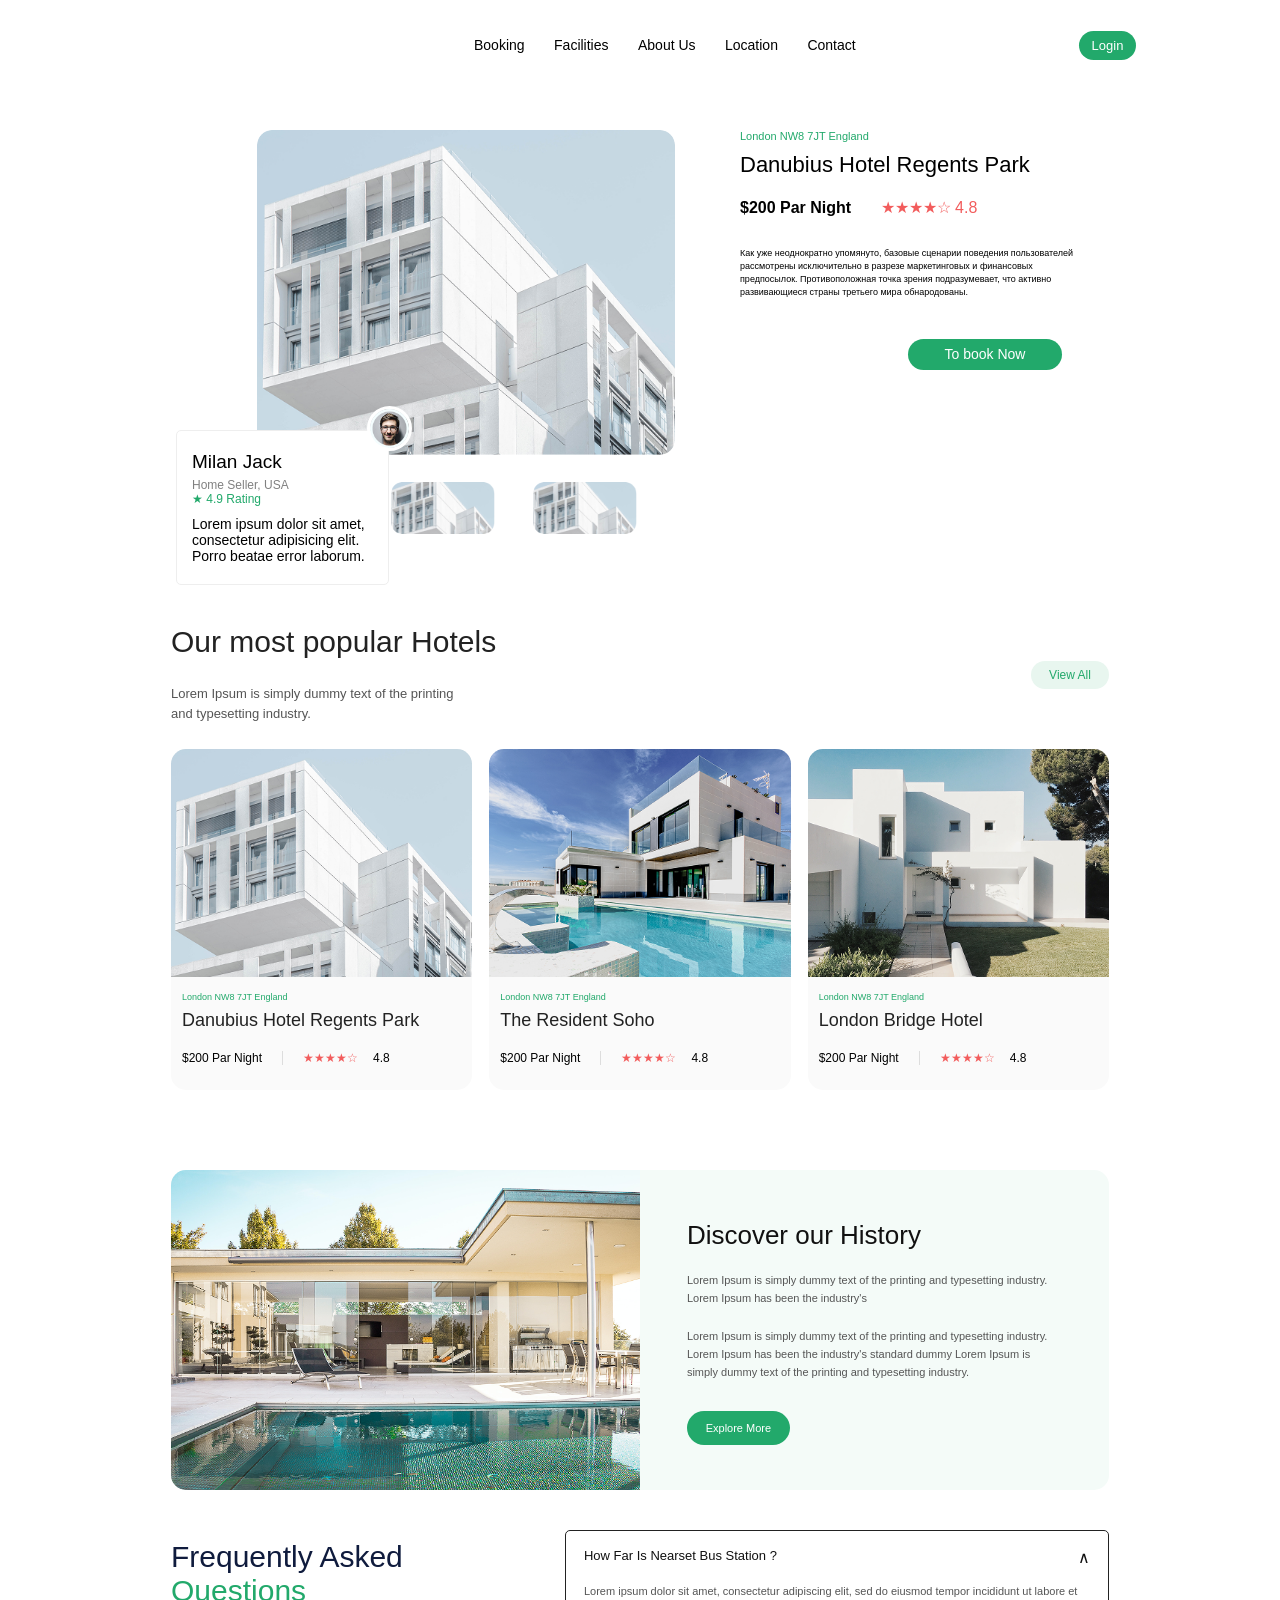
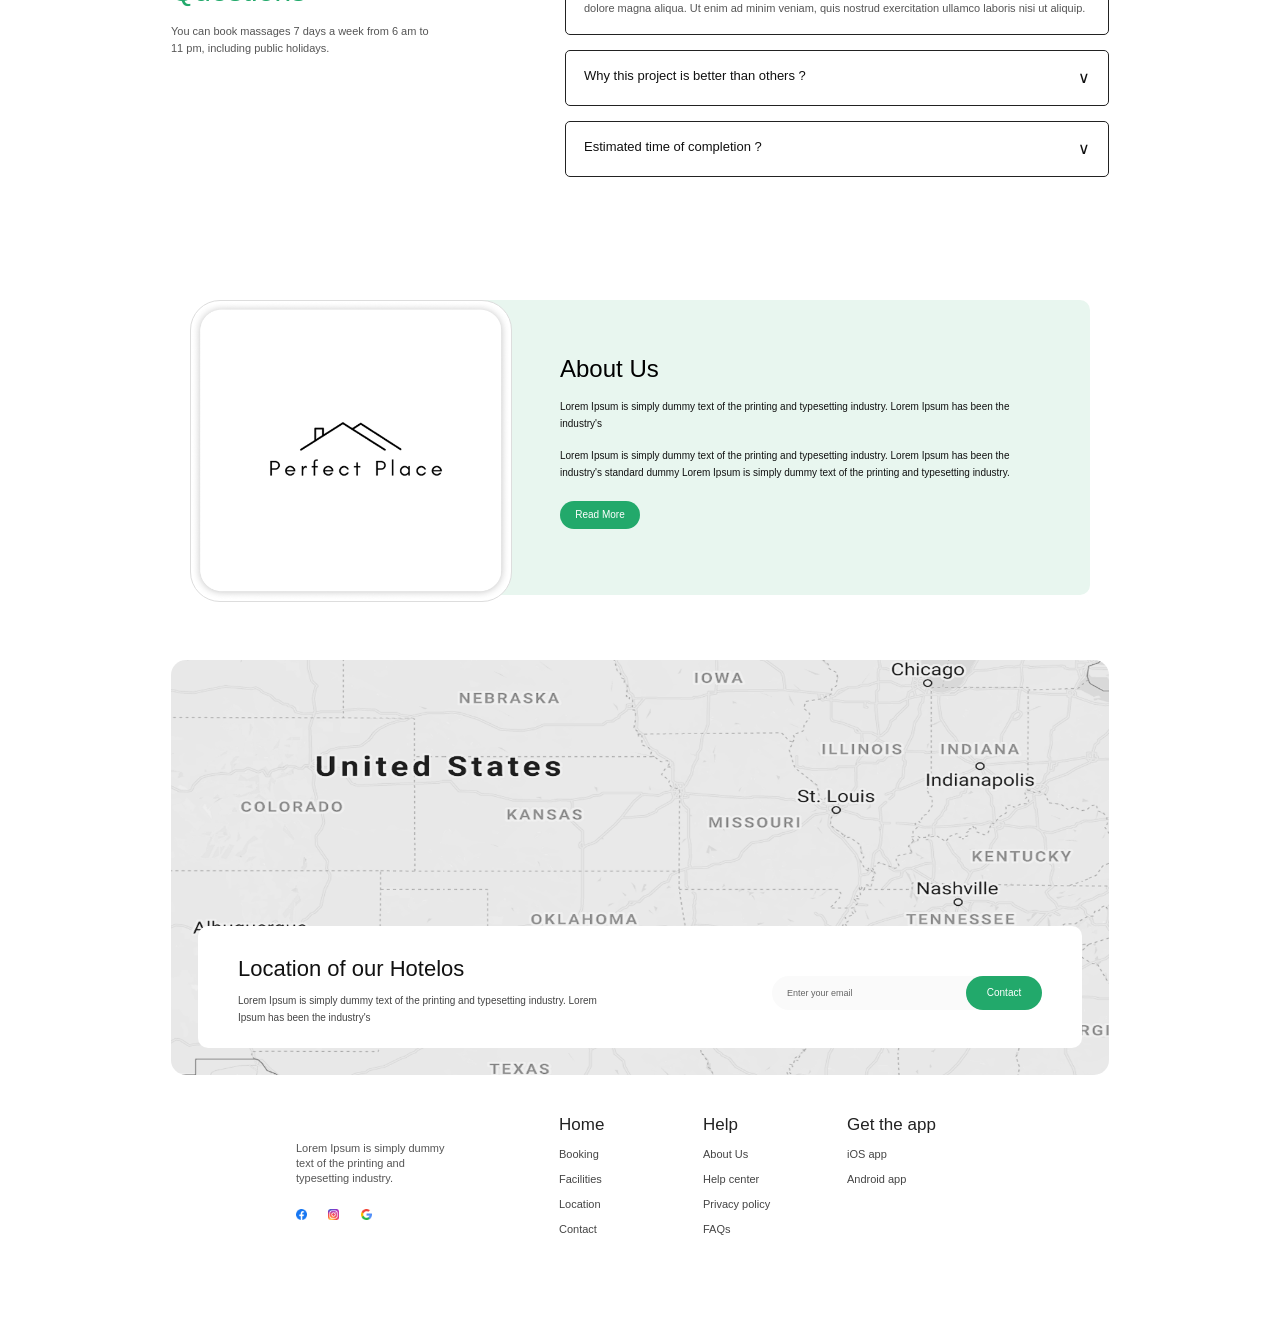
<file: index.html>
<!DOCTYPE html>
<html lang="en">

<head>
    <meta charset="UTF-8">
    <meta name="viewport" content="width=device-width, initial-scale=1.0">
    <title>Document</title>
    <link rel="stylesheet" href="style.css">
</head>

<body>
    <header>
        <div class="menu">
            <div class="menu-item">Booking</div>
            <div class="menu-item">Facilities</div>
            <div class="menu-item">About Us</div>
            <div class="menu-item">Location</div>
            <div class="menu-item">Contact</div>
        </div>
        <div class="login">Login</div>
    </header>

    <div class="main">

        <div class="left">
            <img class="big-img" src="./image (22).png">

            <div class="bottom">
                <div class="card">
                    <img class="avatar" src="./Ellipse 1594.png">
                    <div class="card-name">Milan Jack</div>
                    <div class="card-info">
                        <div class="card-job">Home Seller, USA</div>
                        <div class="card-rating">★ 4.9 Rating</div>
                    </div>
                    <div class="card-text">
                        Lorem ipsum dolor sit amet, consectetur adipisicing elit. Porro beatae error laborum.
                    </div>
                </div>

                <div class="small-row">
                    <img class="small-img" src="./Mask group (1).png">
                    <img class="small-img" src="./Mask group (1).png">
                </div>
            </div>
        </div>

        <div class="right">
            <div class="city">London NW8 7JT England</div>
            <div class="title">Danubius Hotel Regents Park</div>

            <div class="price-row">
                <div class="price">$200 Par Night</div>
                <div class="stars">★★★★☆ 4.8</div>
            </div>

            <div class="text">
                Как уже неоднократно упомянуто, базовые сценарии поведения пользователей рассмотрены исключительно в
                разрезе маркетинговых и финансовых предпосылок. Противоположная точка зрения подразумевает, что активно
                развивающиеся страны третьего мира обнародованы.
            </div>

            <div class="book-btn">To book Now</div>
        </div>

    </div>
    <div class="hotels">

        <div class="hotels-top">
            <div class="hotels-left">
                <div class="hotels-title">Our most popular Hotels</div>
                <div class="hotels-subtitle">
                    Lorem Ipsum is simply dummy text of the printing and typesetting industry.
                </div>
            </div>
            <div class="hotels-btn">View All</div>
        </div>

        <div class="hotels-cards">

            <div class="hotels-card">
                <img class="hotels-img" src="./image (23).png">
                <div class="hotels-body">
                    <div class="hotels-city">London NW8 7JT England</div>
                    <div class="hotels-name">Danubius Hotel Regents Park</div>
                    <div class="hotels-row">
                        <div class="hotels-price">$200 Par Night</div>
                        <div class="hotels-stars">★★★★☆</div>
                        <div class="hotels-rating">4.8</div>
                    </div>
                </div>
            </div>

            <div class="hotels-card">
                <img class="hotels-img" src="./image (24).png">
                <div class="hotels-body">
                    <div class="hotels-city">London NW8 7JT England</div>
                    <div class="hotels-name">The Resident Soho</div>
                    <div class="hotels-row">
                        <div class="hotels-price">$200 Par Night</div>
                        <div class="hotels-stars">★★★★☆</div>
                        <div class="hotels-rating">4.8</div>
                    </div>
                </div>
            </div>

            <div class="hotels-card">
                <img class="hotels-img" src="./image (25).png">
                <div class="hotels-body">
                    <div class="hotels-city">London NW8 7JT England</div>
                    <div class="hotels-name">London Bridge Hotel</div>
                    <div class="hotels-row">
                        <div class="hotels-price">$200 Par Night</div>
                        <div class="hotels-stars">★★★★☆</div>
                        <div class="hotels-rating">4.8</div>
                    </div>
                </div>
            </div>

        </div>

    </div>
    <div class="history">

        <img class="history-img" src="./image (26).png">

        <div class="history-text">
            <div class="history-title">Discover our History</div>

            <div class="history-p">
                Lorem Ipsum is simply dummy text of the printing and typesetting industry. Lorem Ipsum has been the
                industry's
            </div>

            <div class="history-p">
                Lorem Ipsum is simply dummy text of the printing and typesetting industry. Lorem Ipsum has been the
                industry's standard dummy Lorem Ipsum is simply dummy text of the printing and typesetting industry.
            </div>

            <div class="history-btn">Explore More</div>
        </div>

    </div>
    <div class="faq">

        <div class="faq-left">
            <div class="faq-title">Frequently Asked</div>
            <div class="faq-title faq-green">Questions</div>
            <div class="faq-subtitle">
                You can book massages 7 days a week from 6 am to 11 pm, including public holidays.
            </div>
        </div>

        <div class="faq-right">

            <div class="faq-item">
                <div class="faq-top">
                    <div class="faq-question">How Far Is Nearset Bus Station ?</div>
                    <div class="faq-arrow">∧</div>
                </div>
                <div class="faq-answer">
                    Lorem ipsum dolor sit amet, consectetur adipiscing elit, sed do eiusmod tempor incididunt ut labore
                    et dolore magna aliqua. Ut enim ad minim veniam, quis nostrud exercitation ullamco laboris nisi ut
                    aliquip.
                </div>
            </div>

            <div class="faq-item">
                <div class="faq-top">
                    <div class="faq-question">Why this project is better than others ?</div>
                    <div class="faq-arrow">∨</div>
                </div>
            </div>

            <div class="faq-item">
                <div class="faq-top">
                    <div class="faq-question">Estimated time of completion ?</div>
                    <div class="faq-arrow">∨</div>
                </div>
            </div>

        </div>

    </div>
    <div class="about">
        <img class="about-img" src="./Perfect Place 1.png">

        <div class="about-box">
            <div class="about-title">About Us</div>

            <div class="about-p">
                Lorem Ipsum is simply dummy text of the printing and typesetting industry. Lorem Ipsum has been the
                industry's
            </div>

            <div class="about-p">
                Lorem Ipsum is simply dummy text of the printing and typesetting industry. Lorem Ipsum has been the
                industry's standard dummy Lorem Ipsum is simply dummy text of the printing and typesetting industry.
            </div>

            <div class="about-btn">Read More</div>
        </div>
    </div>
    <div class="location">

        <img class="location-map" src="./map.png">

        <div class="location-box">

            <div class="location-left">
                <div class="location-title">Location of our Hotelos</div>
                <div class="location-text">
                    Lorem Ipsum is simply dummy text of the printing and typesetting industry. Lorem Ipsum has been the
                    industry's
                </div>
            </div>

            <div class="location-form">
                <div class="location-email">Enter your email</div>
                <div class="location-btn">Contact</div>
            </div>

        </div>

    </div>
    <div class="footer">

        <div class="footer-left">
            <div class="footer-text">
                Lorem Ipsum is simply dummy text of the printing and typesetting industry.
            </div>
            <div class="footer-icons">
                <img class="footer-icon" src="./Group 23.png">
                <img class="footer-icon" src="./Group 24.png">
                <img class="footer-icon" src="./search 1.png">
            </div>
        </div>

        <div class="footer-col">
            <div class="footer-title">Home</div>
            <div class="footer-link">Booking</div>
            <div class="footer-link">Facilities</div>
            <div class="footer-link">Location</div>
            <div class="footer-link">Contact</div>
        </div>

        <div class="footer-col">
            <div class="footer-title">Help</div>
            <div class="footer-link">About Us</div>
            <div class="footer-link">Help center</div>
            <div class="footer-link">Privacy policy</div>
            <div class="footer-link">FAQs</div>
        </div>

        <div class="footer-col">
            <div class="footer-title">Get the app</div>
            <div class="footer-link">iOS app</div>
            <div class="footer-link">Android app</div>
        </div>

    </div>
</body>

</html>
</file>
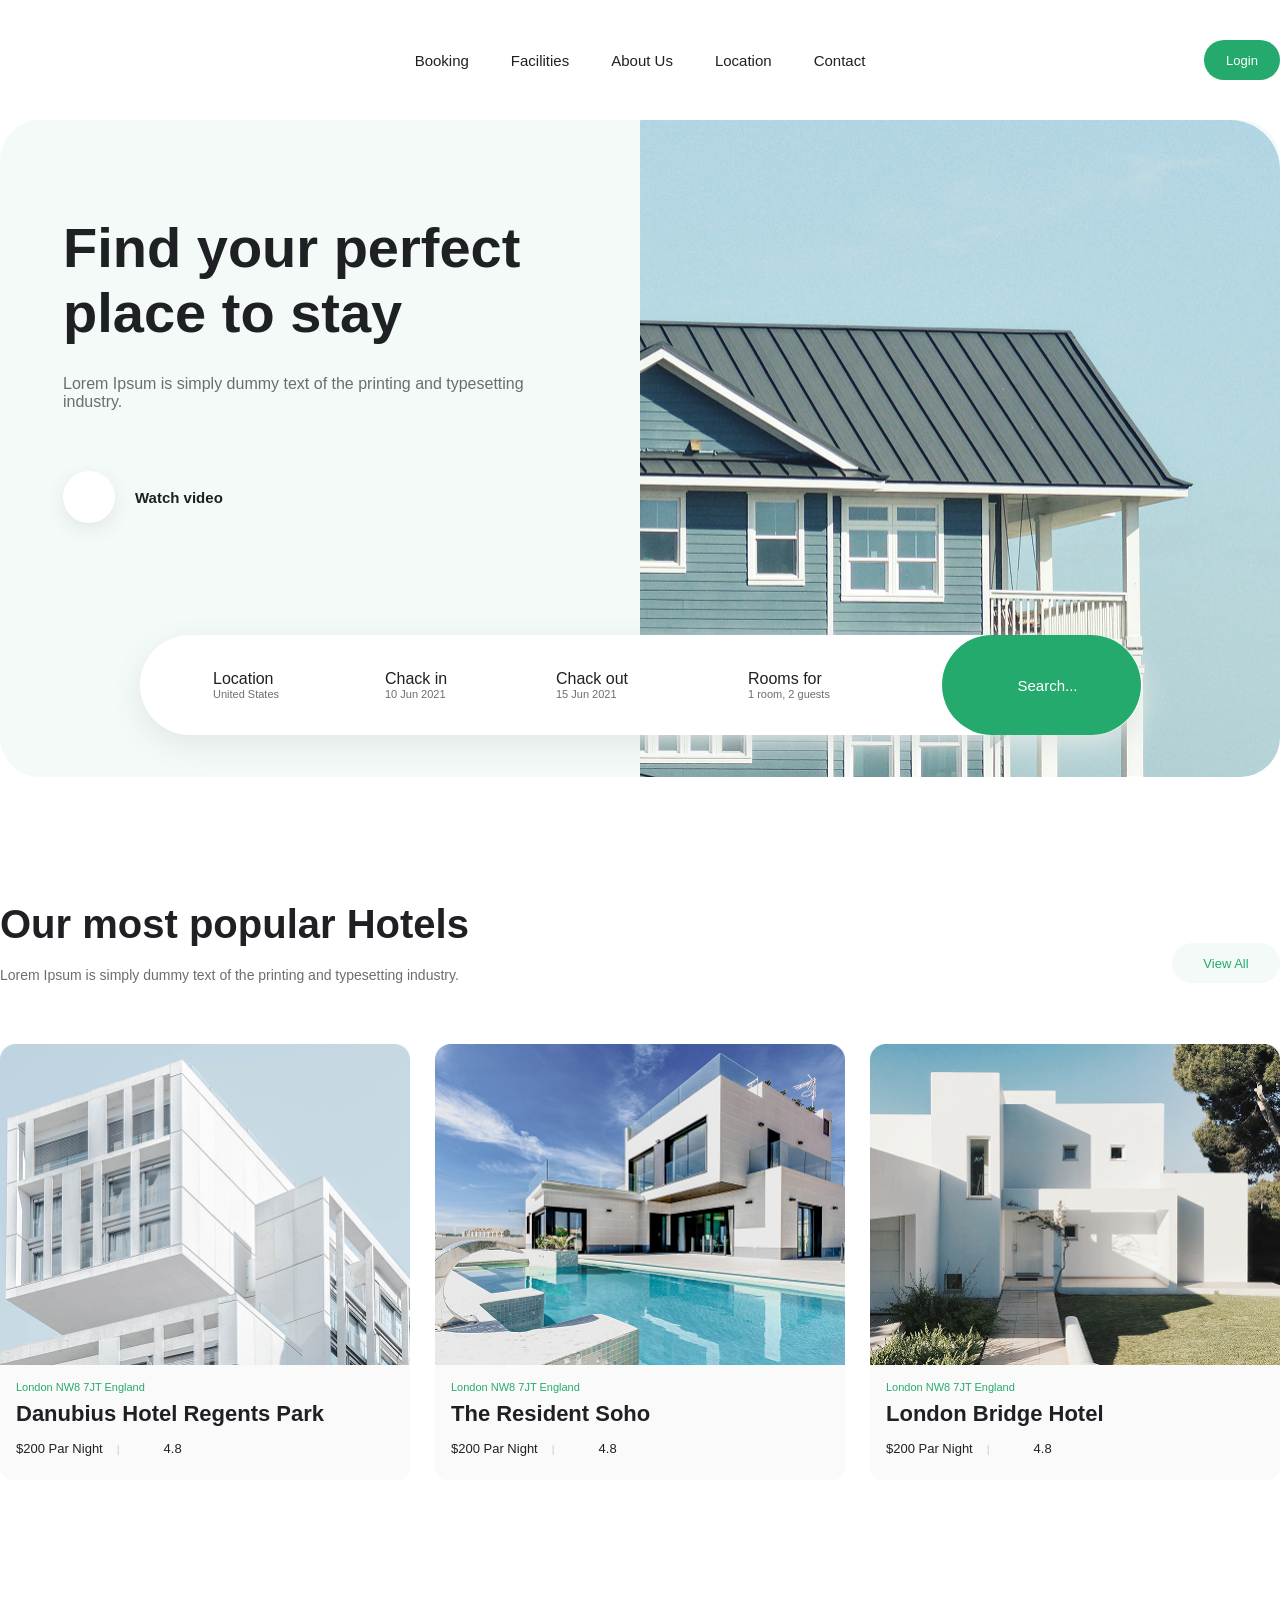
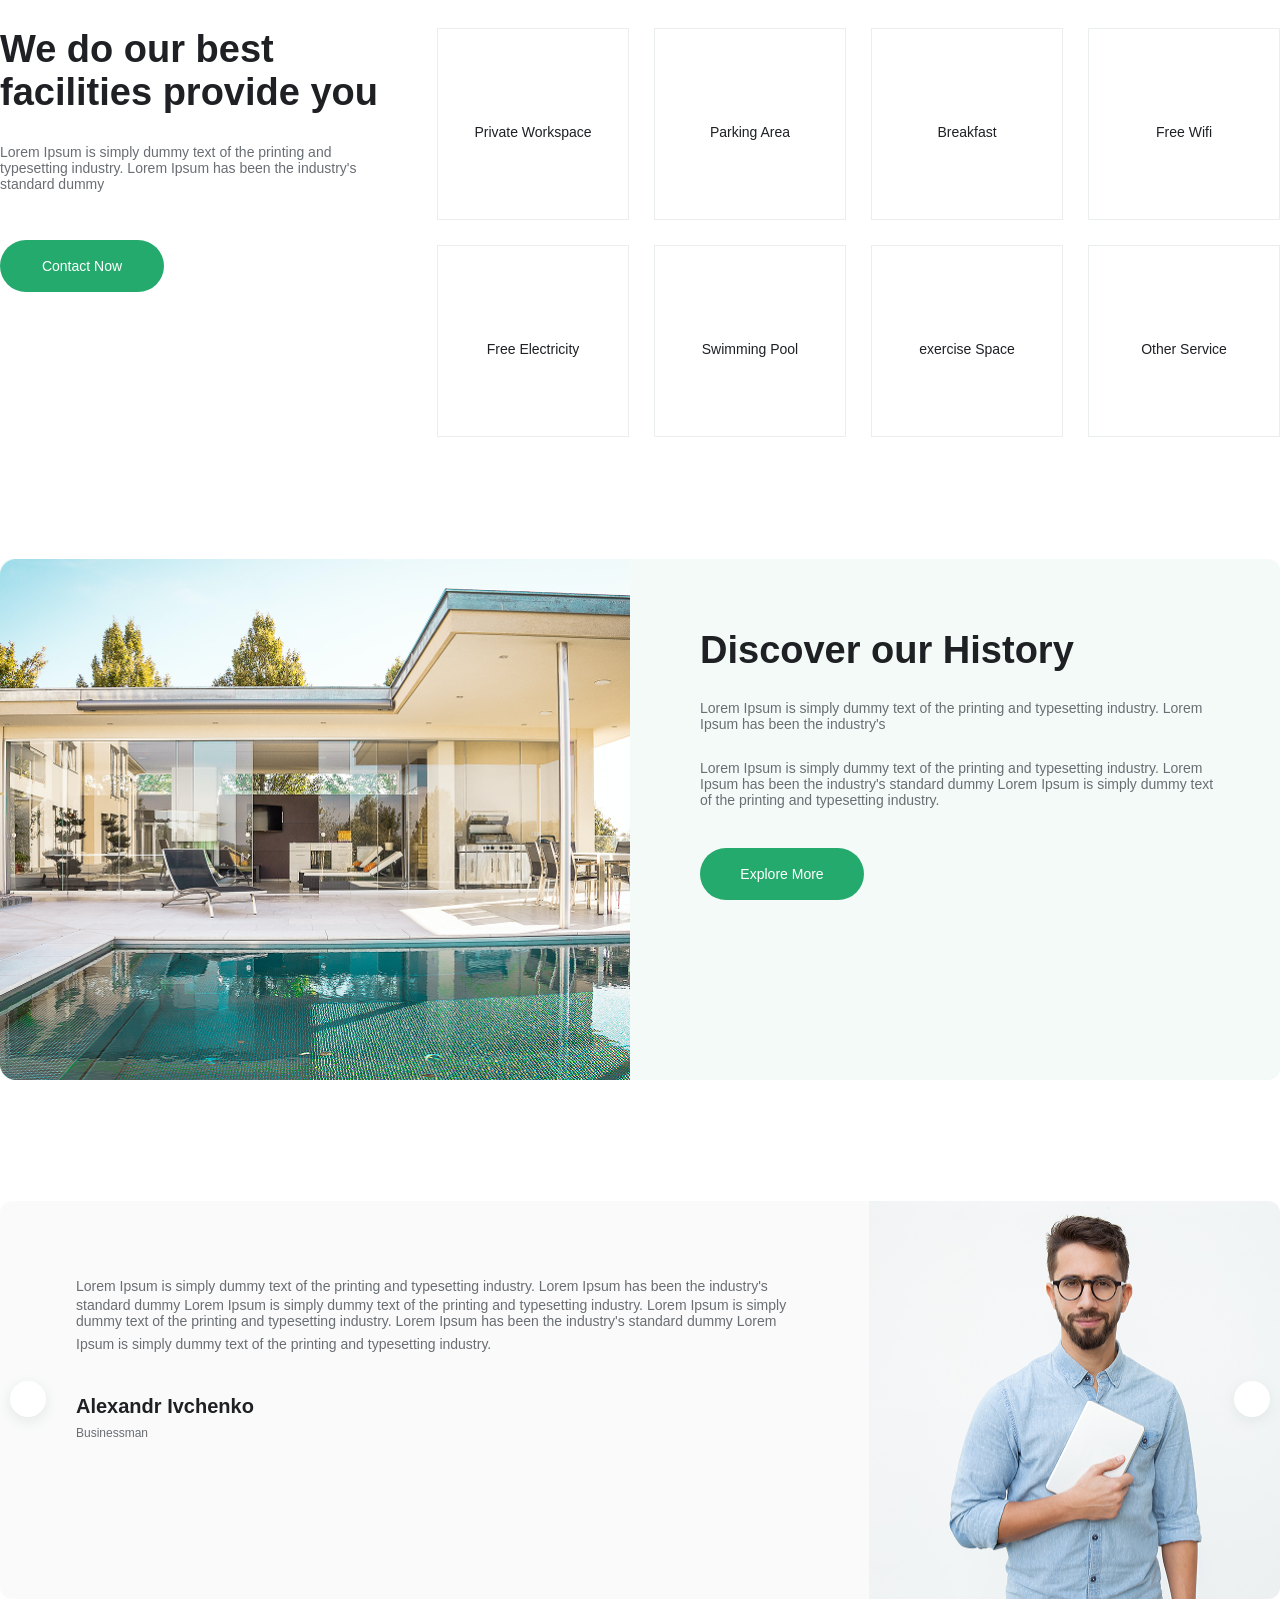
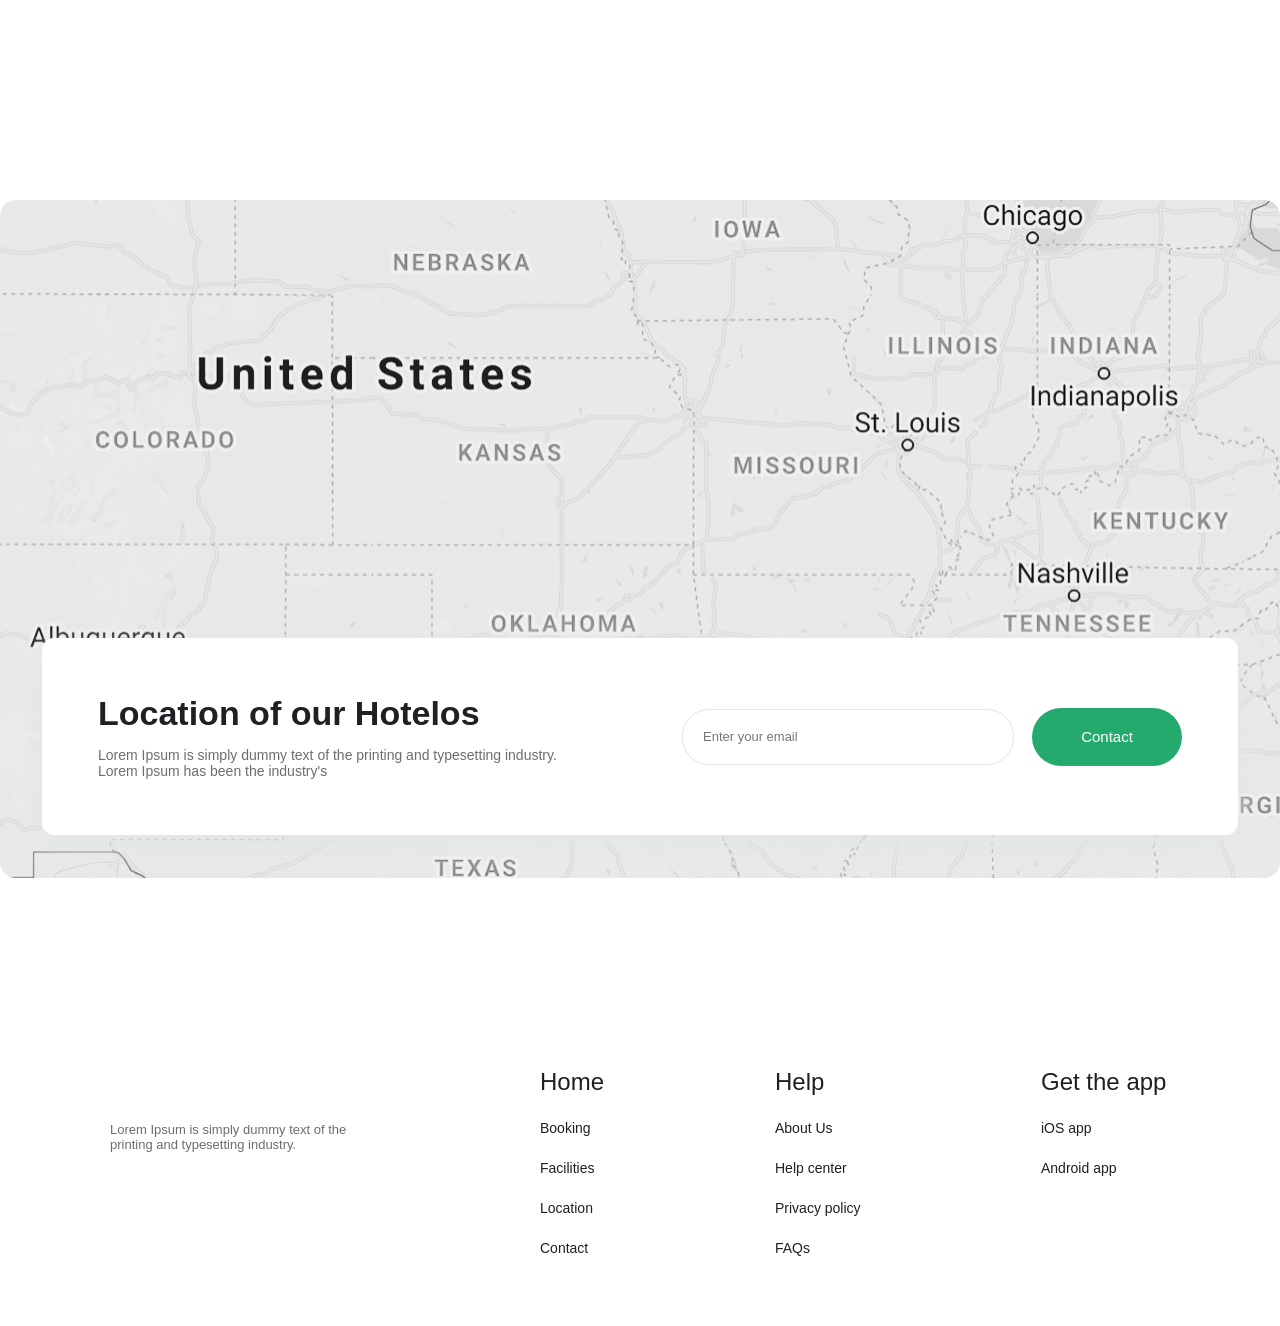
<file: voris.html>
<!DOCTYPE html>
<html lang="en">
<head>
    <meta charset="UTF-8">
    <meta name="viewport" content="width=device-width, initial-scale=1.0">
    <title>Document</title>
    <link rel="stylesheet" href="./voris.css">
</head>
<body>
    <div class="box">
    <div class="nav">
        <div></div>
        <div class="menu">
            <a href="#">Booking</a>
            <a href="#">Facilities</a>
            <a href="#">About Us</a>
            <a href="#">Location</a>
            <a href="#">Contact</a>
        </div>
        <a class="login" href="#">Login</a>
    </div>
</div>
<div class="box">
    <div class="hero">
        <div class="hero-left">
            <h1 class="hero-title">Find your perfect place to stay</h1>
            <p class="hero-text">Lorem Ipsum is simply dummy text of the printing and typesetting industry.</p>
            <div class="watch">
                <div class="play"><i class="fas fa-play"></i></div>
                <p class="watch-text">Watch video</p>
            </div>
        </div>
        <img class="hero-img" src="./image.png" alt="House with a blue roof">
        <div class="search">
            <div class="s-field">
                <i class="fas fa-map-marker-alt"></i>
                <p class="s-name">Location</p>
                <p class="s-sub">United States</p>
            </div>
            <div class="s-field">
                <i class="far fa-calendar-alt"></i>
                <p class="s-name">Chack in</p>
                <p class="s-sub">10 Jun 2021</p>
            </div>
            <div class="s-field">
                <i class="far fa-calendar-alt"></i>
                <p class="s-name">Chack out</p>
                <p class="s-sub">15 Jun 2021</p>
            </div>
            <div class="s-field">
                <i class="fas fa-user"></i>
                <p class="s-name">Rooms for</p>
                <p class="s-sub">1 room, 2 guests</p>
            </div>
            <a class="s-btn" href="#"><i class="fas fa-search"></i>Search...</a>
        </div>
    </div>
</div>
<div class="hotels">
    <div class="box">
        <div class="h-head">
            <div>
                <h2>Our most popular Hotels</h2>
                <p class="h-sub">Lorem Ipsum is simply dummy text of the printing and typesetting industry.</p>
            </div>
            <a class="view" href="#">View All</a>
        </div>
        <div class="h-grid">
            <div class="h-card">
                <img class="h-img" src="./image (3).png" alt="Modern white building">
                <div class="h-body">
                    <p class="h-loc">London NW8 7JT England</p>
                    <p class="h-name">Danubius Hotel Regents Park</p>
                    <div class="h-row">
                        <p class="h-price">$200 Par Night</p>
                        <p class="h-stars"><span class="sep">|</span><i class="fas fa-star"></i><i class="fas fa-star"></i><i class="fas fa-star"></i><i class="fas fa-star"></i><i class="far fa-star"></i></p>
                        <p class="h-rate">4.8</p>
                    </div>
                </div>
            </div>
            <div class="h-card">
                <img class="h-img" src="./image (2).png" alt="Hotel with a swimming pool">
                <div class="h-body">
                    <p class="h-loc">London NW8 7JT England</p>
                    <p class="h-name">The Resident Soho</p>
                    <div class="h-row">
                        <p class="h-price">$200 Par Night</p>
                        <p class="h-stars"><span class="sep">|</span><i class="fas fa-star"></i><i class="fas fa-star"></i><i class="fas fa-star"></i><i class="fas fa-star"></i><i class="far fa-star"></i></p>
                        <p class="h-rate">4.8</p>
                    </div>
                </div>
            </div>
            <div class="h-card">
                <img class="h-img" src="./image (1).png" alt="White villa among trees">
                <div class="h-body">
                    <p class="h-loc">London NW8 7JT England</p>
                    <p class="h-name">London Bridge Hotel</p>
                    <div class="h-row">
                        <p class="h-price">$200 Par Night</p>
                        <p class="h-stars"><span class="sep">|</span><i class="fas fa-star"></i><i class="fas fa-star"></i><i class="fas fa-star"></i><i class="fas fa-star"></i><i class="far fa-star"></i></p>
                        <p class="h-rate">4.8</p>
                    </div>
                </div>
            </div>
        </div>
    </div>
</div>
<div class="facilities">
    <div class="box">
        <div class="fac-wrap">
            <div class="fac-left">
                <h2 class="fac-title">We do our best facilities provide you</h2>
                <p class="fac-text">Lorem Ipsum is simply dummy text of the printing and typesetting industry. Lorem Ipsum has been the industry's standard dummy</p>
                <a class="pill fac-btn" href="#">Contact Now</a>
            </div>
            <div class="fac-grid">
            <div class="fac"><i class="fas fa-laptop"></i><p class="fac-name">Private Workspace</p></div>
            <div class="fac"><i class="fas fa-parking"></i><p class="fac-name">Parking Area</p></div>
            <div class="fac"><i class="fas fa-coffee"></i><p class="fac-name">Breakfast</p></div>
            <div class="fac"><i class="fas fa-wifi"></i><p class="fac-name">Free Wifi</p></div>
            <div class="fac"><i class="fas fa-bolt"></i><p class="fac-name">Free Electricity</p></div>
            <div class="fac"><i class="fas fa-swimmer"></i><p class="fac-name">Swimming Pool</p></div>
            <div class="fac"><i class="fas fa-dumbbell"></i><p class="fac-name">exercise Space</p></div>
            <div class="fac"><i class="fas fa-ellipsis-h"></i><p class="fac-name">Other Service</p></div>
            </div>
        </div>
    </div>
</div>
<div class="history">
    <div class="box">
        <div class="hist">
            <img class="hist-img" src="./image (4).png" alt="Villa with a swimming pool">
            <div class="hist-right">
                <h2 class="hist-title">Discover our History</h2>
                <p class="hist-text">Lorem Ipsum is simply dummy text of the printing and typesetting industry. Lorem Ipsum has been the industry's</p>
                <p class="hist-text">Lorem Ipsum is simply dummy text of the printing and typesetting industry. Lorem Ipsum has been the industry's standard dummy Lorem Ipsum is simply dummy text of the printing and typesetting industry.</p>
                <a class="pill hist-btn" href="#">Explore More</a>
            </div>
        </div>
    </div>
</div>
<div class="reviews">
    <div class="box">
        <div class="rev">
            <div class="rev-left">
                <p class="rev-text"><i class="fas fa-quote-left"></i>Lorem Ipsum is simply dummy text of the printing and typesetting industry. Lorem Ipsum has been the industry's standard dummy Lorem Ipsum is simply dummy text of the printing and typesetting industry. Lorem Ipsum is simply dummy text of the printing and typesetting industry. Lorem Ipsum has been the industry's standard dummy Lorem Ipsum is simply dummy text of the printing and typesetting industry.<i class="fas fa-quote-right"></i></p>
                <p class="rev-name">Alexandr Ivchenko</p>
                <p class="rev-role">Businessman</p>
            </div>
            <img class="rev-img" src="./image (5).png" alt="Alexandr Ivchenko">
            <div class="arrow a-left"><i class="fas fa-chevron-left"></i></div>
            <div class="arrow a-right"><i class="fas fa-chevron-right"></i></div>
        </div>
    </div>
</div>
<div class="map-sec">
    <div class="box">
        <div class="map-box">
            <img class="map-img" src="./map.png" alt="Map of the United States">
            <div class="map-card">
                <div>
                    <h2 class="map-title">Location of our Hotelos</h2>
                    <p class="map-text">Lorem Ipsum is simply dummy text of the printing and typesetting industry. Lorem Ipsum has been the industry's</p>
                </div>
                <form class="map-form">
                    <input class="map-input" type="email" placeholder="Enter your email">
                    <button class="map-btn" type="submit">Contact</button>
                </form>
            </div>
        </div>
    </div>
</div>
<div class="foot">
    <div class="box">
        <div class="foot-grid">
            <div class="foot-about">
                <p class="foot-text">Lorem Ipsum is simply dummy text of the printing and typesetting industry.</p>
                <div class="foot-social">
                    <i class="fab fa-facebook"></i>
                    <i class="fab fa-instagram"></i>
                    <i class="fab fa-google"></i>
                </div>
            </div>
        <div class="f-col">
            <p class="f-title">Home</p>
            <p class="f-link">Booking</p>
            <p class="f-link">Facilities</p>
            <p class="f-link">Location</p>
            <p class="f-link">Contact</p>
        </div>
        <div class="f-col">
            <p class="f-title">Help</p>
            <p class="f-link">About Us</p>
            <p class="f-link">Help center</p>
            <p class="f-link">Privacy policy</p>
            <p class="f-link">FAQs</p>
        </div>
        <div class="f-col">
            <p class="f-title">Get the app</p>
            <p class="f-link">iOS app</p>
            <p class="f-link">Android app</p>
        </div>
        </div>
    </div>
</div>
</body>
</html>
</file>
<file: style.css>
body {
    max-width: 1080px;
    margin: 0 auto;
    font-family: Arial, sans-serif;
    background-color: white;
}

header {
    display: flex;
    align-items: center;
    height: 90px;
    padding: 0 44px;
}

.menu {
    margin-left: 330px;
}

.menu-item {
    display: inline-block;
    margin-right: 25px;
    font-size: 14px;
}

.login {
    margin-left: auto;
    width: 57px;
    height: 29px;
    line-height: 29px;
    text-align: center;
    background-color: #22a96b;
    color: white;
    border-radius: 15px;
    font-size: 13px;
}

.main {
    display: flex;
    margin-top: 40px;
    margin-left: 157px;
}

.left {
    width: 418px;
}

.big-img {
    display: block;
    width: 418px;
    height: 325px;
    border-radius: 15px;
}

.bottom {
    display: flex;
    margin-top: -25px;
    margin-left: -81px;
}

.card {
    width: 216px;
    padding: 13px 15px 20px 15px;
    background-color: white;
    border-radius: 5px;
    border: 1px solid #eeeeee;
}

.avatar {
    display: block;
    width: 39px;
    height: 39px;
    margin-left: auto;
    margin-right: -39px;
    margin-top: -38px;
    border-radius: 50%;
    border: 3px solid white;
}

.card-name {
    font-size: 19px;
}

.card-info {
    margin-top: 5px;
    margin-bottom: 10px;
    font-size: 12px;
}

.card-job {
    display: inline-block;
    color: gray;
    margin-right: 15px;
}

.card-rating {
    display: inline-block;
    color: #22a96b;
}

.card-text {
    font-size: 14px;
}

.small-row {
    display: flex;
    margin-top: 52px;
    margin-left: 2px;
}

.small-img {
    width: 104px;
    height: 52px;
    margin-right: 38px;
    border-radius: 10px;
}

.right {
    width: 340px;
    margin-left: 65px;
}

.city {
    color: #22a96b;
    font-size: 11px;
}

.title {
    font-size: 22px;
    margin-top: 10px;
}

.price-row {
    margin-top: 20px;
}

.price {
    display: inline-block;
    font-weight: bold;
    margin-right: 25px;
}

.stars {
    display: inline-block;
    color: #f25c5c;
}

.text {
    margin-top: 30px;
    font-size: 9px;
    line-height: 13px;
}

.book-btn {
    margin-top: 40px;
    margin-left: 168px;
    width: 154px;
    height: 31px;
    line-height: 31px;
    text-align: center;
    background-color: #22a96b;
    color: white;
    border-radius: 16px;
    font-size: 14px;
}

.hotels {
    padding: 40px 71px;
}

.hotels-top {
    display: flex;
    align-items: center;
    justify-content: space-between;
}

.hotels-title {
    font-size: 30px;
    color: #222222;
}

.hotels-subtitle {
    width: 300px;
    margin-top: 25px;
    font-size: 13px;
    line-height: 20px;
    color: #555555;
}

.hotels-btn {
    width: 78px;
    height: 28px;
    line-height: 28px;
    text-align: center;
    background-color: #e8f6ef;
    color: #22a96b;
    border-radius: 15px;
    font-size: 12px;
}

.hotels-cards {
    display: flex;
    margin-top: 25px;
}

.hotels-card {
    flex: 1;
    background-color: #fafafa;
    border-radius: 15px;
}

.hotels-card+.hotels-card {
    margin-left: 17px;
}

.hotels-img {
    display: block;
    width: 100%;
    height: 228px;
    border-radius: 15px 15px 0 0;
}

.hotels-body {
    padding: 15px 11px 25px 11px;
}

.hotels-city {
    color: #22a96b;
    font-size: 9px;
}

.hotels-name {
    margin-top: 8px;
    font-size: 18px;
    color: #222222;
}

.hotels-row {
    display: flex;
    align-items: center;
    margin-top: 20px;
    font-size: 12px;
}

.hotels-price {
    padding-right: 20px;
    border-right: 1px solid #dddddd;
}

.hotels-stars {
    margin-left: 20px;
    color: #f25c5c;
}

.hotels-rating {
    margin-left: 15px;
}

.history {
    height: 320px;
    margin: 40px 71px;
    background-color: #f4fbf8;
    border-radius: 15px;
}

.history-img {
    float: left;
    width: 50%;
    height: 320px;
    border-radius: 15px 0 0 15px;
}

.history-text {
    float: left;
    width: 40%;
    padding: 50px 5%;
}

.history-title {
    font-size: 26px;
    color: #111111;
}

.history-p {
    margin-top: 20px;
    font-size: 11px;
    line-height: 18px;
    color: #555555;
}

.history-btn {
    margin-top: 30px;
    width: 103px;
    height: 34px;
    line-height: 34px;
    text-align: center;
    background-color: #22a96b;
    color: white;
    border-radius: 17px;
    font-size: 11px;
}

.faq {
    height: 330px;
    margin: 40px 71px;
}

.faq-left {
    float: left;
    width: 38%;
    padding-top: 10px;
}

.faq-title {
    font-size: 30px;
    color: #0f1b3d;
}

.faq-green {
    color: #22a96b;
}

.faq-subtitle {
    width: 260px;
    margin-top: 15px;
    font-size: 11px;
    line-height: 17px;
    color: #555555;
}

.faq-right {
    float: right;
    width: 58%;
}

.faq-item {
    margin-bottom: 15px;
    padding: 17px 18px;
    border: 1px solid #222222;
    border-radius: 5px;
    background-color: white;
}

.faq-top {
    height: 20px;
}

.faq-question {
    float: left;
    font-size: 13px;
    color: #111111;
}

.faq-arrow {
    float: right;
    font-size: 16px;
    color: #111111;
}

.faq-answer {
    margin-top: 15px;
    font-size: 11px;
    line-height: 17px;
    color: #555555;
}

.about {
    width: 900px;
    height: 320px;
    margin: 40px auto;
}

.about-img {
    float: left;
    width: 320px;
    height: 300px;
    background-color: white;
    border: 1px solid #dddddd;
    border-radius: 30px;
}

.about-box {
    width: 490px;
    height: 295px;
    margin-left: 270px;
    margin-top: 8px;
    padding: 0 40px 0 100px;
    background-color: #e8f6ef;
    border-radius: 10px;
}

.about-title {
    padding-top: 55px;
    font-size: 24px;
    color: black;
}

.about-p {
    margin-top: 15px;
    font-size: 10px;
    line-height: 17px;
    color: #111111;
}

.about-btn {
    margin-top: 20px;
    width: 80px;
    height: 28px;
    line-height: 28px;
    text-align: center;
    background-color: #22a96b;
    color: white;
    border-radius: 15px;
    font-size: 10px;
}

.location {
    position: relative;
    margin: 40px 71px;
}

.location-map {
    display: block;
    width: 100%;
    height: 415px;
    border-radius: 15px;
}

.location-box {
    position: absolute;
    left: 27px;
    right: 27px;
    bottom: 27px;
    height: 62px;
    padding: 30px 40px;
    background-color: white;
    border-radius: 10px;
}

.location-left {
    float: left;
    width: 45%;
}

.location-title {
    font-size: 22px;
    color: #111111;
}

.location-text {
    margin-top: 10px;
    font-size: 10px;
    line-height: 17px;
    color: #444444;
}

.location-form {
    float: right;
    width: 270px;
    height: 34px;
    margin-top: 20px;
    background-color: #fafafa;
    border-radius: 17px;
}

.location-email {
    float: left;
    padding-left: 15px;
    line-height: 34px;
    font-size: 9px;
    color: #666666;
}

.location-btn {
    float: right;
    width: 76px;
    height: 34px;
    line-height: 34px;
    text-align: center;
    background-color: #22a96b;
    color: white;
    border-radius: 17px;
    font-size: 10px;
}

.footer {
    height: 175px;
    margin: 40px 71px;
    padding-left: 125px;
}

.footer-left {
    float: left;
    width: 165px;
    margin-right: 98px;
    padding-top: 26px;
}

.footer-text {
    font-size: 11px;
    line-height: 15px;
    color: #555555;
}

.footer-icons {
    margin-top: 20px;
}

.footer-icon {
    width: 11px;
    height: 11px;
    margin-right: 17px;
}

.footer-col {
    float: left;
    width: 120px;
    margin-right: 24px;
}

.footer-title {
    margin-bottom: 6px;
    font-size: 17px;
    color: #222222;
}

.footer-link {
    margin-top: 14px;
    font-size: 11px;
    line-height: 11px;
    color: #444444;
}
</file>
<file: voris.css>
*{
    margin: 0px;
    padding: 0px;
}
body{
    background-color: white;
    font-family: Arial, Helvetica, sans-serif;
    font-size: 16px;
    color: rgb(30, 32, 36);
}
img{
    display: block;
}
a{
    color: rgb(30, 32, 36);
    text-decoration: none;
}
.box{
    position: relative;
    width: 1280px;
    margin: 0px auto;
}
h2{
    font-size: 40px;
    font-weight: bold;
}
.pill{
    display: grid;
    place-items: center;
    width: 170px;
    height: 52px;
    border-radius: 26px;
    background-color: rgb(37, 170, 110);
    font-size: 14px;
    color: white;
}
@media (max-width: 1200px){
    .box{
        width: 940px;
    }
    h2{
        font-size: 34px;
    }
}
@media (max-width: 700px){
    .box{
        width: 320px;
    }
    h2{
        font-size: 28px;
    }
}
.nav{
    display: grid;
    grid-template-columns: 1fr auto 1fr;
    align-items: center;
    height: 120px;
}
.menu{
    display: grid;
    grid-template-columns: repeat(5, auto);
    gap: 42px;
}
.menu a{
    font-size: 15px;
}
.login{
    display: grid;
    place-items: center;
    place-self: center end;
    width: 76px;
    height: 40px;
    border-radius: 20px;
    background-color: rgb(37, 170, 110);
    font-size: 13px;
    color: white;
}
@media (max-width: 700px){
    .menu{
        display: none;
    }
    .nav{
        grid-template-columns: 1fr 1fr;
        height: 80px;
    }
}
.hero{
    position: relative;
    display: grid;
    grid-template-columns: 1fr 640px;
    height: 657px;
    border-radius: 40px;
    background-color: rgb(243, 250, 248);
}
.hero-left{
    padding: 95px 0px 0px 63px;
}
.hero-title{
    width: 560px;
    font-size: 56px;
    font-weight: bold;
}
.hero-text{
    width: 500px;
    margin-top: 30px;
    font-size: 16px;
    color: rgb(105, 110, 115);
}
.watch{
    display: grid;
    grid-template-columns: auto auto;
    justify-content: start;
    align-items: center;
    gap: 20px;
    margin-top: 60px;
}
.play{
    display: grid;
    place-items: center;
    width: 52px;
    height: 52px;
    border-radius: 50%;
    background-color: white;
    box-shadow: 0px 6px 18px rgb(225, 232, 230);
    font-size: 14px;
    color: rgb(37, 170, 110);
}
.watch-text{
    font-size: 15px;
    font-weight: bold;
}
.hero-img{
    width: 640px;
    height: 657px;
    border-radius: 0px 40px 40px 0px;
}
.search{
    position: absolute;
    top: 515px;
    left: 140px;
    display: grid;
    grid-template-columns: 172px 171px 192px 224px 199px;
    align-items: center;
    width: 959px;
    height: 100px;
    padding-left: 43px;
    border-radius: 50px;
    background-color: white;
    box-shadow: 0px 10px 30px rgb(225, 232, 230);
}
.s-field{
    display: grid;
    grid-template-columns: 30px auto;
    grid-template-rows: auto auto;
    align-items: center;
}
.s-field i{
    grid-row: 1 / 3;
    place-self: center start;
    font-size: 18px;
    color: rgb(37, 170, 110);
}
.s-name{
    font-size: 16px;
}
.s-sub{
    font-size: 11px;
    color: rgb(105, 110, 115);
}
.s-btn{
    display: grid;
    grid-template-columns: auto auto;
    justify-content: center;
    align-items: center;
    gap: 12px;
    width: 199px;
    height: 100px;
    border-radius: 50px;
    background-color: rgb(37, 170, 110);
    font-size: 15px;
    color: white;
}
@media (max-width: 1200px){
    .hero{
        grid-template-columns: 1fr 420px;
        height: 560px;
    }
    .hero-left{
        padding: 70px 0px 0px 40px;
    }
    .hero-title{
        width: 440px;
        font-size: 44px;
    }
    .hero-text{
        width: 400px;
    }
    .hero-img{
        width: 420px;
        height: 560px;
    }
    .search{
        top: 450px;
        left: 40px;
        grid-template-columns: 150px 140px 150px 160px 150px;
        width: 760px;
        padding-left: 30px;
    }
}
@media (max-width: 700px){
    .hero{
        grid-template-columns: 1fr;
        height: auto;
        padding-bottom: 20px;
    }
    .hero-left{
        padding: 30px 20px 0px 20px;
    }
    .hero-title{
        width: 280px;
        font-size: 34px;
    }
    .hero-text{
        width: 280px;
        margin-top: 16px;
    }
    .watch{
        margin-top: 24px;
    }
    .hero-img{
        width: 320px;
        height: 240px;
        margin-top: 24px;
        border-radius: 0px;
    }
    .search{
        position: relative;
        top: 0px;
        left: 0px;
        grid-template-columns: 1fr;
        width: 260px;
        height: auto;
        margin: 20px auto 0px auto;
        padding: 20px;
        gap: 14px;
        border-radius: 24px;
    }
    .s-btn{
        width: 260px;
        height: 56px;
        border-radius: 28px;
    }
}
.hotels{
    padding-top: 125px;
}
.h-head{
    display: grid;
    grid-template-columns: 1fr auto;
    align-items: end;
}
.h-sub{
    width: 500px;
    margin-top: 20px;
    font-size: 14px;
    color: rgb(105, 110, 115);
}
.view{
    display: grid;
    place-items: center;
    width: 108px;
    height: 40px;
    border-radius: 20px;
    background-color: rgb(243, 250, 248);
    font-size: 13px;
    color: rgb(37, 170, 110);
}
.h-grid{
    display: grid;
    grid-template-columns: repeat(3, 1fr);
    gap: 25px;
    margin-top: 61px;
}
.h-card{
    border-radius: 12px;
    background-color: rgb(250, 250, 250);
}
.h-img{
    width: 100%;
    height: 321px;
    border-radius: 12px 12px 0px 0px;
}
.h-body{
    padding: 16px 16px 24px 16px;
}
.h-loc{
    font-size: 11px;
    color: rgb(37, 170, 110);
}
.h-name{
    margin-top: 8px;
    font-size: 22px;
    font-weight: bold;
}
.h-row{
    display: grid;
    grid-template-columns: auto auto auto;
    justify-content: start;
    align-items: center;
    gap: 14px;
    margin-top: 14px;
}
.h-price{
    font-size: 13px;
}
.h-stars{
    font-size: 11px;
    color: rgb(235, 80, 80);
}
.h-stars i{
    margin-left: 4px;
}
.sep{
    margin-right: 10px;
    color: rgb(200, 205, 205);
}
.h-rate{
    font-size: 13px;
}
@media (max-width: 1200px){
    .h-img{
        height: 240px;
    }
    .h-name{
        font-size: 18px;
    }
}
@media (max-width: 700px){
    .hotels{
        padding-top: 60px;
    }
    .h-head{
        grid-template-columns: 1fr;
        gap: 16px;
    }
    .h-sub{
        width: 300px;
    }
    .h-grid{
        grid-template-columns: 1fr;
        margin-top: 30px;
    }
    .h-img{
        height: 220px;
    }
}
.facilities{
    padding-top: 148px;
}
.fac-wrap{
    display: grid;
    grid-template-columns: 1fr 843px;
    align-items: start;
}
.fac-title{
    width: 400px;
    font-size: 38px;
}
.fac-text{
    width: 380px;
    margin-top: 30px;
    font-size: 14px;
    color: rgb(105, 110, 115);
}
.fac-btn{
    width: 164px;
    height: 52px;
    margin-top: 48px;
}
.fac-grid{
    display: grid;
    grid-template-columns: repeat(4, 192px);
    grid-template-rows: repeat(2, 192px);
    gap: 25px;
}
.fac{
    display: grid;
    place-items: center;
    align-content: center;
    gap: 16px;
    border: 1px solid rgb(235, 238, 238);
    background-color: white;
}
.fac i{
    font-size: 34px;
    color: rgb(37, 170, 110);
}
.fac-name{
    font-size: 14px;
}
@media (max-width: 1200px){
    .fac-wrap{
        grid-template-columns: 1fr;
        gap: 40px;
    }
    .fac-title{
        width: 600px;
    }
    .fac-text{
        width: 600px;
    }
    .fac-grid{
        grid-template-columns: repeat(4, 1fr);
        grid-template-rows: repeat(2, 150px);
        gap: 16px;
    }
}
@media (max-width: 700px){
    .facilities{
        padding-top: 60px;
    }
    .fac-title{
        width: 300px;
    }
    .fac-text{
        width: 300px;
    }
    .fac-grid{
        grid-template-columns: repeat(2, 1fr);
        grid-template-rows: repeat(4, 130px);
        gap: 12px;
    }
}
.history{
    padding-top: 122px;
}
.hist{
    display: grid;
    grid-template-columns: 630px 1fr;
    height: 521px;
    border-radius: 12px;
    background-color: rgb(243, 250, 248);
}
.hist-img{
    width: 630px;
    height: 521px;
    border-radius: 12px 0px 0px 12px;
}
.hist-right{
    padding: 70px 60px 0px 70px;
}
.hist-title{
    font-size: 38px;
}
.hist-text{
    margin-top: 28px;
    font-size: 14px;
    color: rgb(105, 110, 115);
}
.hist-btn{
    width: 164px;
    margin-top: 40px;
}
@media (max-width: 1200px){
    .hist{
        grid-template-columns: 400px 1fr;
        height: 440px;
    }
    .hist-img{
        width: 400px;
        height: 440px;
    }
    .hist-right{
        padding: 40px 30px 0px 36px;
    }
}
@media (max-width: 700px){
    .history{
        padding-top: 60px;
    }
    .hist{
        grid-template-columns: 1fr;
        height: auto;
    }
    .hist-img{
        width: 320px;
        height: 220px;
        border-radius: 12px 12px 0px 0px;
    }
    .hist-right{
        padding: 24px 20px 30px 20px;
    }
}
.reviews{
    padding-top: 121px;
}
.rev{
    position: relative;
    display: grid;
    grid-template-columns: 1fr 411px;
    height: 398px;
    border-radius: 12px;
    background-color: rgb(250, 250, 250);
}
.rev-left{
    padding: 70px 60px 0px 76px;
}
.rev-text{
    font-size: 14px;
    color: rgb(105, 110, 115);
}
.rev-text i{
    font-size: 22px;
    color: rgb(37, 170, 110);
}
.rev-name{
    margin-top: 40px;
    font-size: 20px;
    font-weight: bold;
}
.rev-role{
    margin-top: 8px;
    font-size: 12px;
    color: rgb(105, 110, 115);
}
.rev-img{
    width: 411px;
    height: 398px;
    border-radius: 0px 12px 12px 0px;
}
.arrow{
    position: absolute;
    top: 180px;
    display: grid;
    place-items: center;
    width: 36px;
    height: 36px;
    border-radius: 50%;
    background-color: white;
    box-shadow: 0px 4px 14px rgb(225, 232, 230);
    font-size: 11px;
    color: rgb(105, 110, 115);
}
.a-left{
    left: 10px;
}
.a-right{
    left: 1234px;
}
@media (max-width: 1200px){
    .rev{
        grid-template-columns: 1fr 300px;
    }
    .rev-img{
        width: 300px;
    }
    .rev-left{
        padding: 50px 40px 0px 56px;
    }
    .a-right{
        left: 894px;
    }
}
@media (max-width: 700px){
    .reviews{
        padding-top: 60px;
    }
    .rev{
        grid-template-columns: 1fr;
        height: auto;
    }
    .rev-left{
        padding: 30px 20px;
    }
    .rev-img{
        width: 320px;
        height: 260px;
        border-radius: 0px 0px 12px 12px;
    }
    .arrow{
        top: 120px;
    }
    .a-right{
        left: 274px;
    }
}
.map-sec{
    padding-top: 201px;
}
.map-box{
    display: grid;
}
.map-img{
    grid-column: 1;
    grid-row: 1;
    width: 100%;
    height: 678px;
    border-radius: 12px;
}
.map-card{
    grid-column: 1;
    grid-row: 1;
    place-self: end center;
    display: grid;
    grid-template-columns: 1fr 500px;
    align-items: center;
    width: 1084px;
    height: 117px;
    margin-bottom: 43px;
    padding: 40px 56px;
    border-radius: 12px;
    background-color: white;
    box-shadow: 0px 10px 30px rgb(225, 232, 230);
}
.map-title{
    font-size: 34px;
}
.map-text{
    width: 460px;
    margin-top: 14px;
    font-size: 14px;
    color: rgb(105, 110, 115);
}
.map-form{
    display: grid;
    grid-template-columns: 330px 150px;
    justify-content: end;
    align-items: center;
    gap: 20px;
}
.map-input{
    width: 290px;
    height: 54px;
    padding: 0px 20px;
    border: 1px solid rgb(225, 230, 230);
    border-radius: 27px;
    font-size: 13px;
}
.map-btn{
    width: 150px;
    height: 58px;
    border: none;
    border-radius: 29px;
    background-color: rgb(37, 170, 110);
    font-size: 15px;
    color: white;
}
@media (max-width: 1200px){
    .map-card{
        grid-template-columns: 1fr;
        width: 760px;
        height: auto;
        padding: 30px 40px;
        gap: 20px;
    }
    .map-form{
        justify-content: start;
    }
    .map-img{
        height: 560px;
    }
}
@media (max-width: 700px){
    .map-sec{
        padding-top: 80px;
    }
    .map-img{
        height: 420px;
    }
    .map-card{
        width: 240px;
        padding: 20px;
    }
    .map-title{
        font-size: 24px;
    }
    .map-text{
        width: 240px;
    }
    .map-form{
        grid-template-columns: 1fr;
        gap: 12px;
    }
    .map-input{
        width: 196px;
    }
    .map-btn{
        width: 236px;
    }
}
.foot{
    margin-top: 190px;
    padding-bottom: 70px;
}
.foot-grid{
    display: grid;
    grid-template-columns: 540px 235px 266px 1fr;
}
.foot-about{
    width: 270px;
    margin: 54px 0px 0px 110px;
}
.foot-text{
    font-size: 13px;
    color: rgb(105, 110, 115);
}
.foot-social{
    margin-top: 26px;
}
.foot-social i{
    margin-right: 16px;
    font-size: 16px;
}
.f-title{
    font-size: 24px;
}
.f-link{
    margin-top: 24px;
    font-size: 14px;
}
@media (max-width: 1200px){
    .foot-grid{
        grid-template-columns: repeat(3, 1fr);
        gap: 30px 0px;
    }
    .foot-about{
        grid-column: 1 / 4;
        margin: 0px;
    }
}
@media (max-width: 700px){
    .foot{
        margin-top: 80px;
    }
    .foot-grid{
        grid-template-columns: 1fr 1fr;
    }
    .foot-about{
        grid-column: 1 / 3;
    }
}
</file>
